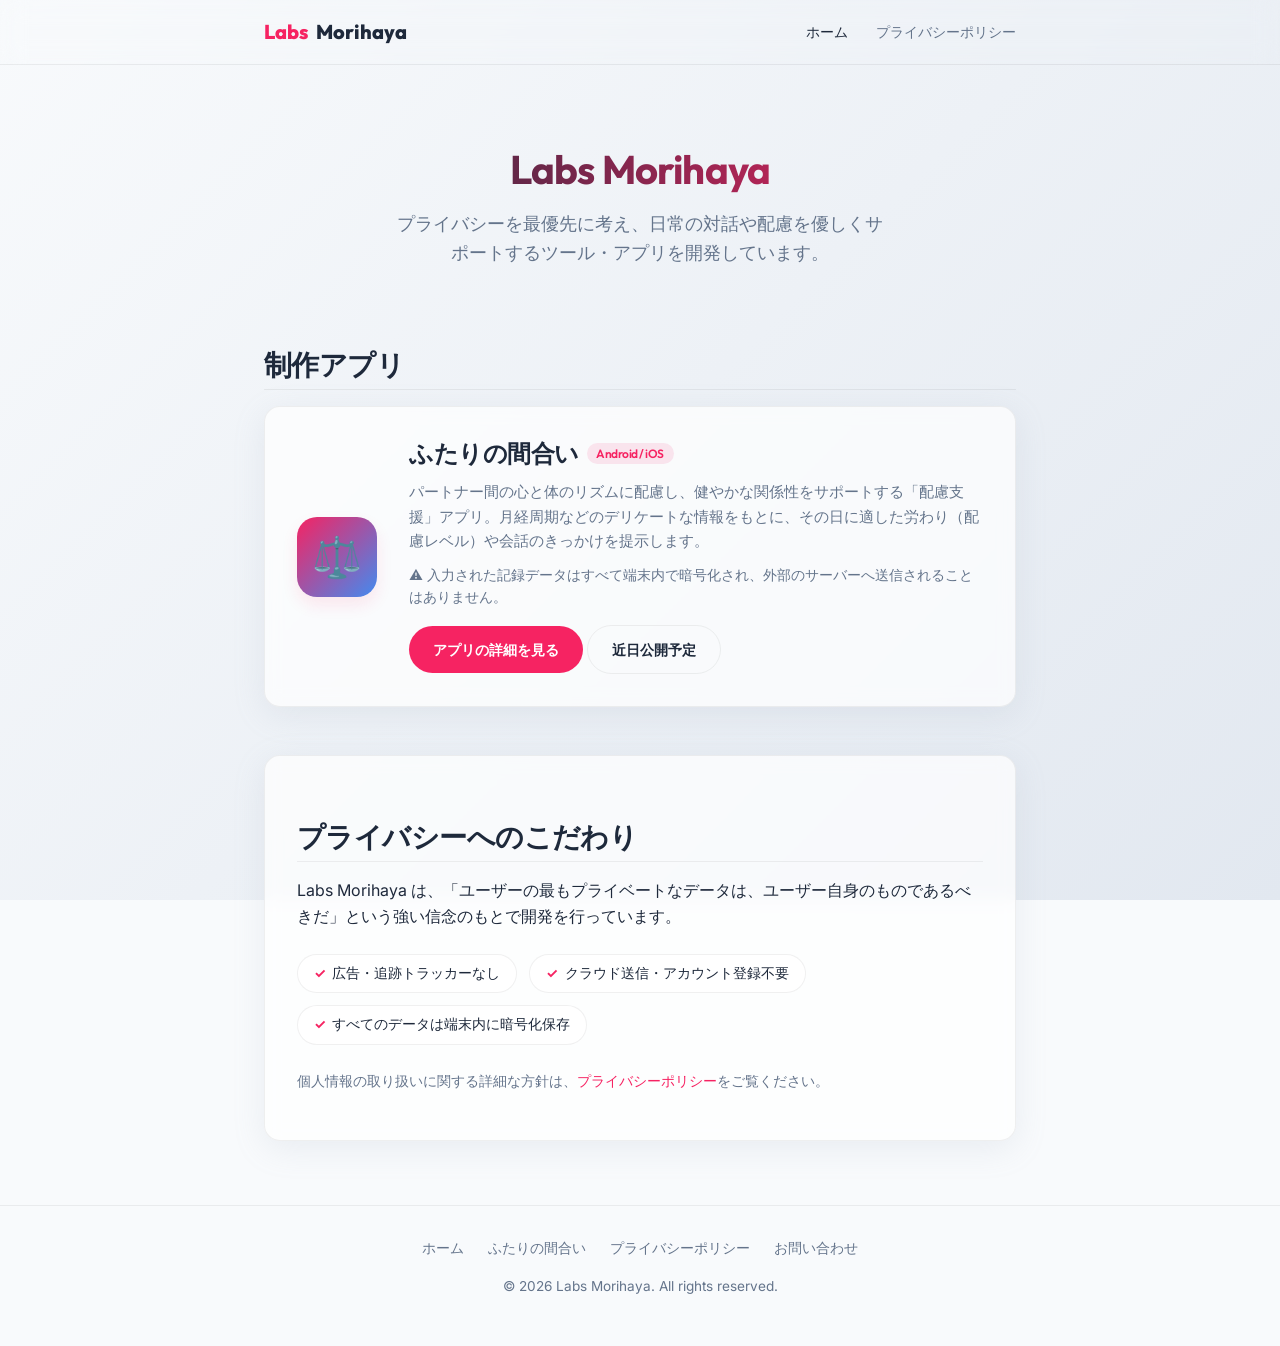
<file: index.html>
<!DOCTYPE html>
<html lang="ja">
<head>
  <meta charset="UTF-8">
  <meta name="viewport" content="width=device-width, initial-scale=1.0">
  <title>Labs Morihaya</title>
  <meta name="description" content="Labs Morihaya - プライバシーを第一に考えた、日常のケアを支える個人アプリ開発スタジオ。">
  <link rel="stylesheet" href="styles.css">
</head>
<body>

  <header>
    <div class="header-container">
      <a href="index.html" class="logo">
        <span>Labs</span> Morihaya
      </a>
      <nav>
        <a href="index.html" class="active">ホーム</a>
        <a href="privacy/index.html">プライバシーポリシー</a>
      </nav>
    </div>
  </header>

  <main class="container">
    <!-- Hero Section -->
    <section class="hero">
      <h1>Labs Morihaya</h1>
      <p>
        プライバシーを最優先に考え、日常の対話や配慮を優しくサポートするツール・アプリを開発しています。
      </p>
    </section>

    <!-- Products Section -->
    <section>
      <h2>制作アプリ</h2>
      
      <!-- App Card: ふたりの間合い -->
      <div class="card app-card">
        <div class="app-icon">
          ⚖️
        </div>
        <div class="app-details">
          <h3>
            ふたりの間合い 
            <span class="app-tag">Android / iOS</span>
          </h3>
          <p>
            パートナー間の心と体のリズムに配慮し、健やかな関係性をサポートする「配慮支援」アプリ。月経周期などのデリケートな情報をもとに、その日に適した労わり（配慮レベル）や会話のきっかけを提示します。
          </p>
          <p class="text-muted" style="font-size: 0.85rem; margin-top: -0.5rem; margin-bottom: 1rem;">
            ⚠️ 入力された記録データはすべて端末内で暗号化され、外部のサーバーへ送信されることはありません。
          </p>
          <div>
            <a href="futari-no-maai/index.html" class="btn btn-primary">アプリの詳細を見る</a>
            <span class="btn btn-outline" style="cursor: default;">近日公開予定</span>
          </div>
        </div>
      </div>
    </section>

    <!-- Philosophy / Commitment Section -->
    <section class="card" style="margin-top: 3rem;">
      <h2>プライバシーへのこだわり</h2>
      <p>
        Labs Morihaya は、「ユーザーの最もプライベートなデータは、ユーザー自身のものであるべきだ」という強い信念のもとで開発を行っています。
      </p>
      <div class="policy-badge-container">
        <div class="policy-badge">
          <span>✓</span> 広告・追跡トラッカーなし
        </div>
        <div class="policy-badge">
          <span>✓</span> クラウド送信・アカウント登録不要
        </div>
        <div class="policy-badge">
          <span>✓</span> すべてのデータは端末内に暗号化保存
        </div>
      </div>
      <p style="font-size: 0.9rem; color: var(--text-muted);">
        個人情報の取り扱いに関する詳細な方針は、<a href="privacy/index.html">プライバシーポリシー</a>をご覧ください。
      </p>
    </section>
  </main>

  <footer>
    <div class="footer-links">
      <a href="index.html">ホーム</a>
      <a href="futari-no-maai/index.html">ふたりの間合い</a>
      <a href="privacy/index.html">プライバシーポリシー</a>
      <a href="https://forms.gle/tt5quz4skeHgE4wp8" target="_blank" rel="noopener noreferrer">お問い合わせ</a>
    </div>
    <p>&copy; 2026 Labs Morihaya. All rights reserved.</p>
  </footer>

</body>
</html>
</file>
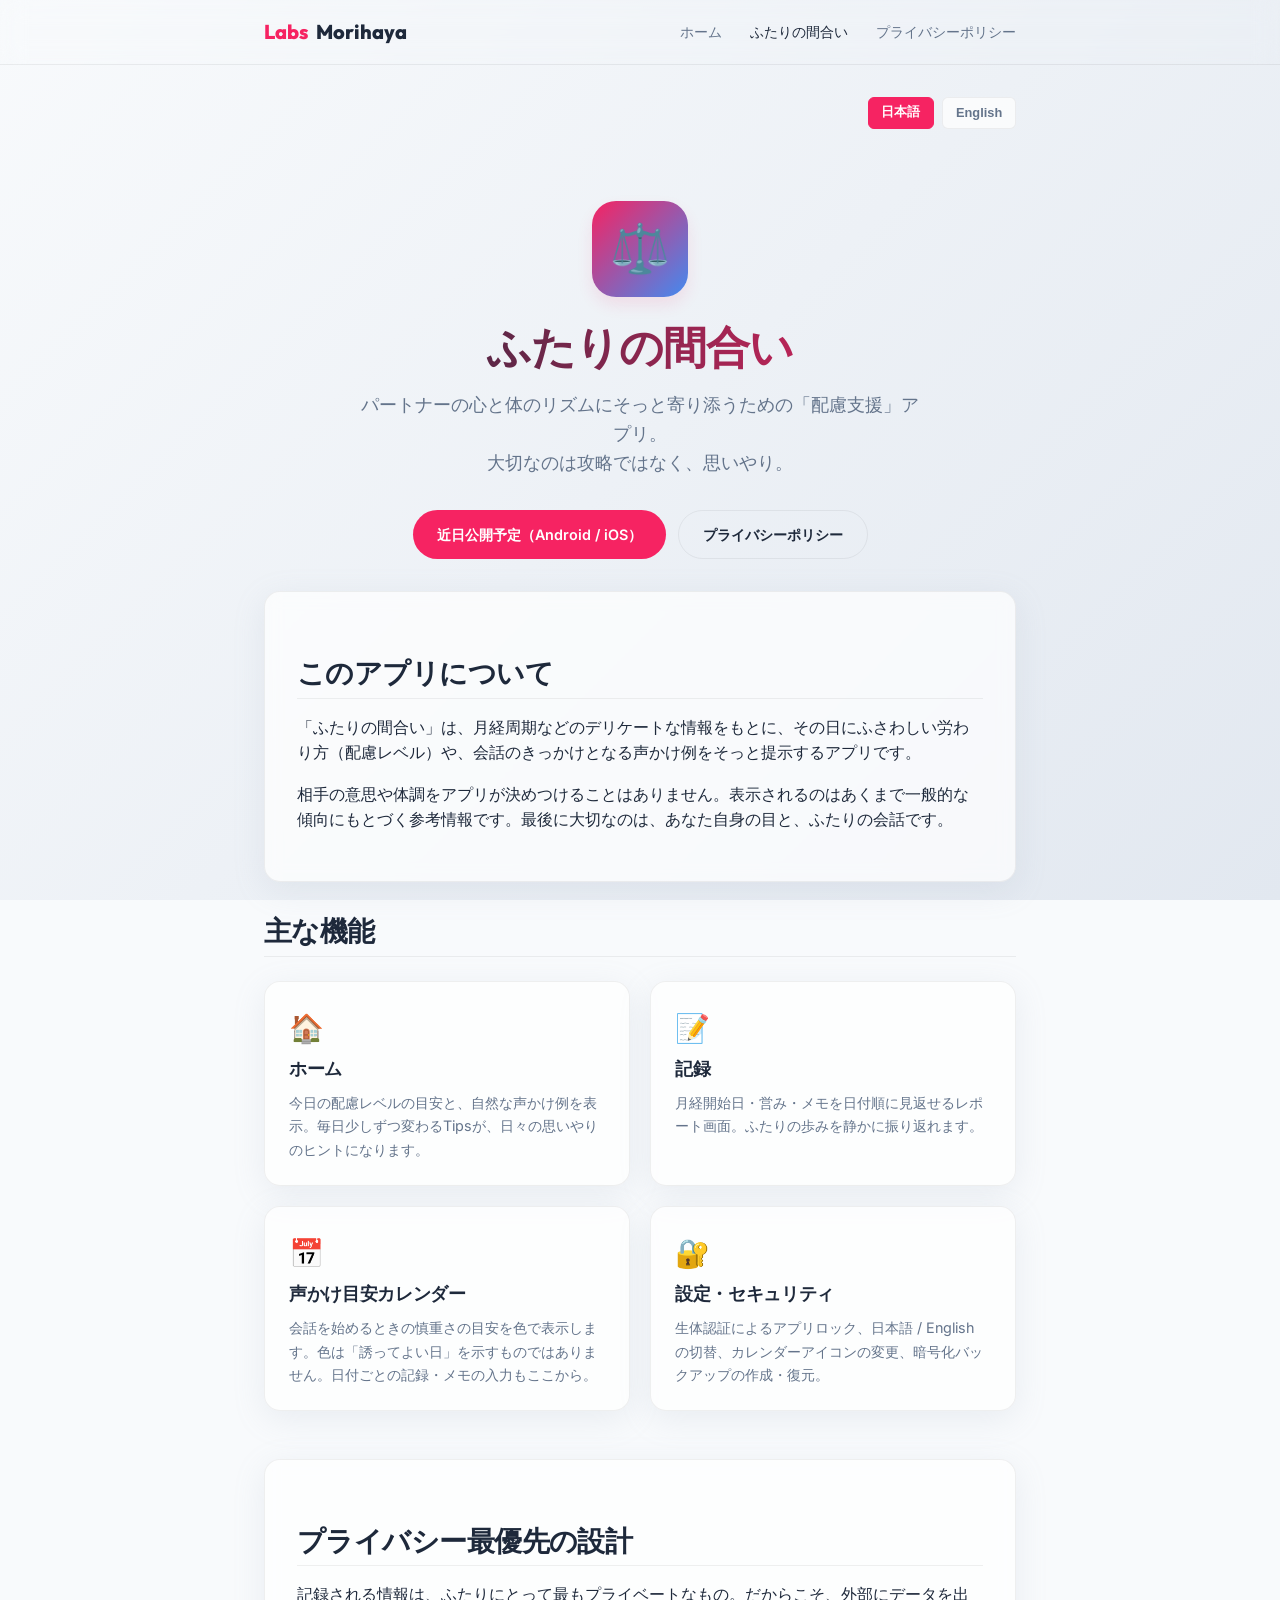
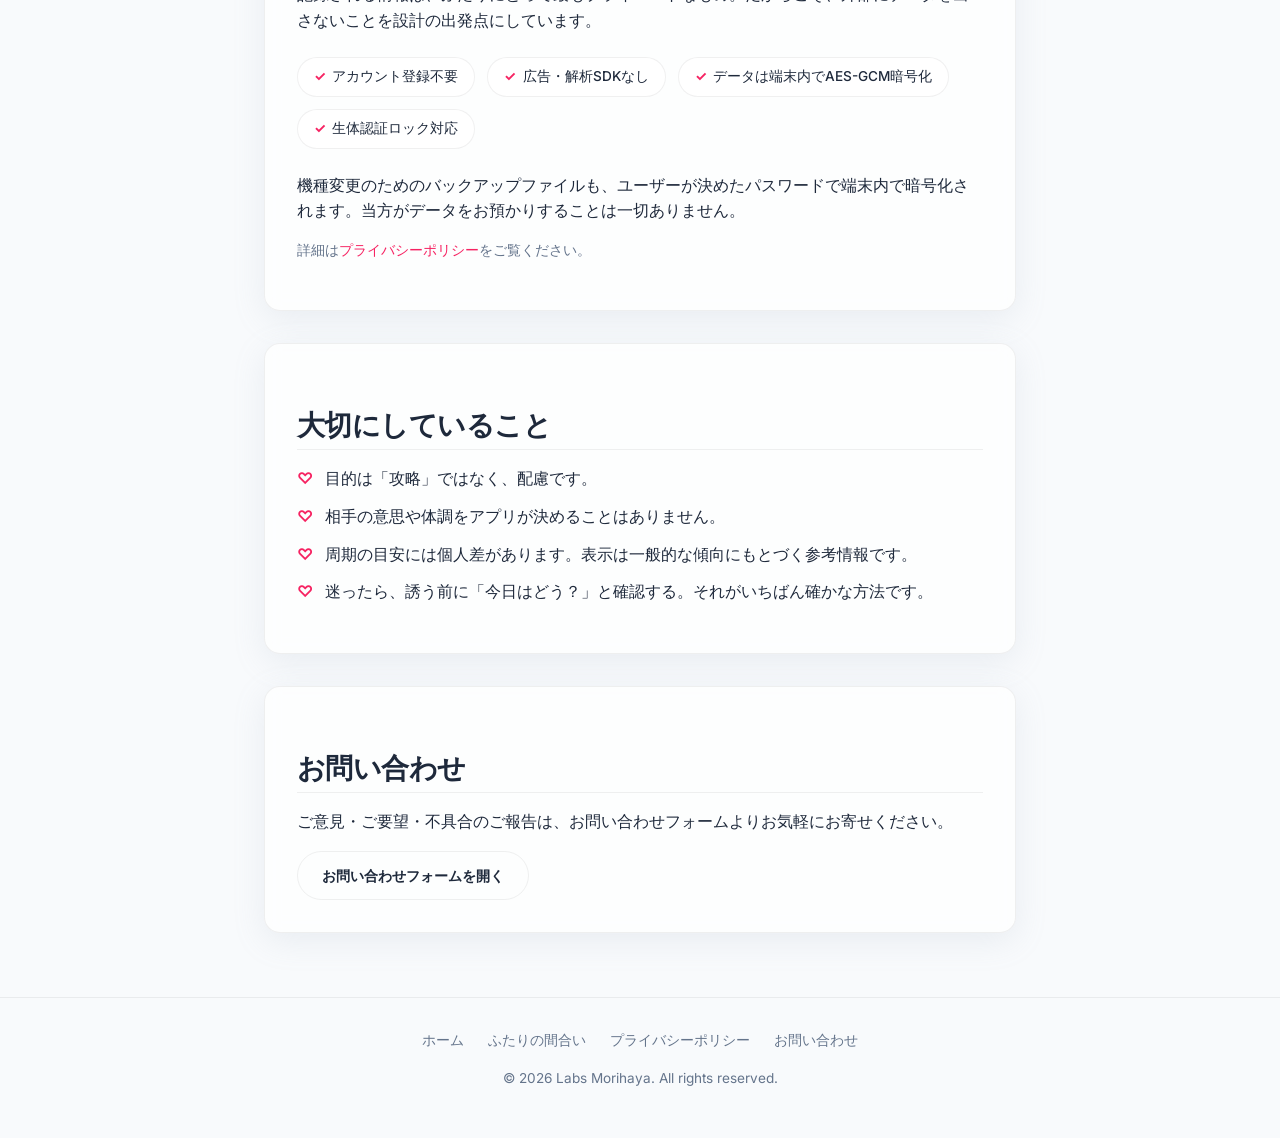
<file: futari-no-maai/index.html>
<!DOCTYPE html>
<html lang="ja">
<head>
  <meta charset="UTF-8">
  <meta name="viewport" content="width=device-width, initial-scale=1.0">
  <title>ふたりの間合い - パートナーへの配慮を支えるアプリ | Labs Morihaya</title>
  <meta name="description" content="ふたりの間合いは、パートナーの心と体のリズムに寄り添う「配慮支援」アプリ。記録はすべて端末内で暗号化され、外部に送信されることはありません。">
  <link rel="stylesheet" href="../styles.css">
  <style>
    /* LP-specific styles (built on the shared design system) */
    .app-hero {
      text-align: center;
      padding: 3rem 1rem 2rem;
      animation: fadeIn 0.8s ease-out;
    }

    .app-hero .app-icon {
      margin: 0 auto 1.5rem;
      width: 96px;
      height: 96px;
      font-size: 3rem;
      border-radius: 24px;
    }

    .app-hero h1 {
      font-size: 2.75rem;
    }

    .app-hero .hero-lead {
      font-size: 1.15rem;
      color: var(--text-muted);
      max-width: 560px;
      margin: 1rem auto 0;
    }

    .hero-cta {
      display: flex;
      justify-content: center;
      gap: 0.75rem;
      flex-wrap: wrap;
      margin-top: 2rem;
    }

    .feature-grid {
      display: grid;
      grid-template-columns: repeat(2, 1fr);
      gap: 1.25rem;
      margin-top: 1.5rem;
    }

    @media (max-width: 640px) {
      .feature-grid {
        grid-template-columns: 1fr;
      }
    }

    .feature-card {
      background: var(--surface);
      border: 1px solid var(--surface-border);
      border-radius: var(--border-radius);
      padding: 1.5rem;
      box-shadow: var(--shadow);
      transition: transform 0.3s cubic-bezier(0.16, 1, 0.3, 1), border-color 0.3s ease;
    }

    .feature-card:hover {
      transform: translateY(-4px);
      border-color: var(--surface-border-hover);
    }

    .feature-card .feature-emoji {
      font-size: 1.75rem;
      display: block;
      margin-bottom: 0.5rem;
    }

    .feature-card h3 {
      margin-top: 0;
      font-size: 1.1rem;
    }

    .feature-card p {
      color: var(--text-muted);
      font-size: 0.9rem;
      margin-bottom: 0;
    }

    .principle-list {
      list-style: none;
      padding-left: 0;
    }

    .principle-list li {
      display: flex;
      gap: 0.75rem;
      align-items: flex-start;
      margin-bottom: 0.75rem;
    }

    .principle-list li::before {
      content: "♡";
      color: var(--primary);
      font-weight: bold;
      flex-shrink: 0;
      line-height: 1.6;
    }

    .disclaimer {
      font-size: 0.85rem;
      color: var(--text-muted);
    }
  </style>
</head>
<body>

  <header>
    <div class="header-container">
      <a href="../index.html" class="logo">
        <span>Labs</span> Morihaya
      </a>
      <nav>
        <a href="../index.html">ホーム</a>
        <a href="index.html" class="active">ふたりの間合い</a>
        <a href="../privacy/index.html">プライバシーポリシー</a>
      </nav>
    </div>
  </header>

  <main class="container">

    <!-- Language Selector -->
    <div class="lang-selector">
      <button class="lang-btn active" onclick="setLanguage('ja')">日本語</button>
      <button class="lang-btn" onclick="setLanguage('en')">English</button>
    </div>

    <!-- ===================== Japanese Version ===================== -->
    <div class="ja-only">

      <!-- Hero -->
      <section class="app-hero">
        <div class="app-icon">⚖️</div>
        <h1>ふたりの間合い</h1>
        <p class="hero-lead">
          パートナーの心と体のリズムにそっと寄り添うための「配慮支援」アプリ。<br>
          大切なのは攻略ではなく、思いやり。
        </p>
        <div class="hero-cta">
          <span class="btn btn-primary" style="cursor: default;">近日公開予定（Android / iOS）</span>
          <a href="../privacy/index.html" class="btn btn-outline">プライバシーポリシー</a>
        </div>
      </section>

      <!-- What is this app -->
      <section class="card">
        <h2>このアプリについて</h2>
        <p>
          「ふたりの間合い」は、月経周期などのデリケートな情報をもとに、その日にふさわしい労わり方（配慮レベル）や、会話のきっかけとなる声かけ例をそっと提示するアプリです。
        </p>
        <p>
          相手の意思や体調をアプリが決めつけることはありません。表示されるのはあくまで一般的な傾向にもとづく参考情報です。最後に大切なのは、あなた自身の目と、ふたりの会話です。
        </p>
      </section>

      <!-- Features -->
      <section>
        <h2>主な機能</h2>
        <div class="feature-grid">
          <div class="feature-card">
            <span class="feature-emoji">🏠</span>
            <h3>ホーム</h3>
            <p>今日の配慮レベルの目安と、自然な声かけ例を表示。毎日少しずつ変わるTipsが、日々の思いやりのヒントになります。</p>
          </div>
          <div class="feature-card">
            <span class="feature-emoji">📝</span>
            <h3>記録</h3>
            <p>月経開始日・営み・メモを日付順に見返せるレポート画面。ふたりの歩みを静かに振り返れます。</p>
          </div>
          <div class="feature-card">
            <span class="feature-emoji">📅</span>
            <h3>声かけ目安カレンダー</h3>
            <p>会話を始めるときの慎重さの目安を色で表示します。色は「誘ってよい日」を示すものではありません。日付ごとの記録・メモの入力もここから。</p>
          </div>
          <div class="feature-card">
            <span class="feature-emoji">🔐</span>
            <h3>設定・セキュリティ</h3>
            <p>生体認証によるアプリロック、日本語 / English の切替、カレンダーアイコンの変更、暗号化バックアップの作成・復元。</p>
          </div>
        </div>
      </section>

      <!-- Privacy -->
      <section class="card" style="margin-top: 3rem;">
        <h2>プライバシー最優先の設計</h2>
        <p>
          記録される情報は、ふたりにとって最もプライベートなもの。だからこそ、外部にデータを出さないことを設計の出発点にしています。
        </p>
        <div class="policy-badge-container">
          <div class="policy-badge"><span>✓</span> アカウント登録不要</div>
          <div class="policy-badge"><span>✓</span> 広告・解析SDKなし</div>
          <div class="policy-badge"><span>✓</span> データは端末内でAES-GCM暗号化</div>
          <div class="policy-badge"><span>✓</span> 生体認証ロック対応</div>
        </div>
        <p>
          機種変更のためのバックアップファイルも、ユーザーが決めたパスワードで端末内で暗号化されます。当方がデータをお預かりすることは一切ありません。
        </p>
        <p class="disclaimer">
          詳細は<a href="../privacy/index.html">プライバシーポリシー</a>をご覧ください。
        </p>
      </section>

      <!-- Philosophy -->
      <section class="card">
        <h2>大切にしていること</h2>
        <ul class="principle-list">
          <li>目的は「攻略」ではなく、配慮です。</li>
          <li>相手の意思や体調をアプリが決めることはありません。</li>
          <li>周期の目安には個人差があります。表示は一般的な傾向にもとづく参考情報です。</li>
          <li>迷ったら、誘う前に「今日はどう？」と確認する。それがいちばん確かな方法です。</li>
        </ul>
      </section>

      <!-- Contact -->
      <section class="card">
        <h2>お問い合わせ</h2>
        <p>
          ご意見・ご要望・不具合のご報告は、お問い合わせフォームよりお気軽にお寄せください。
        </p>
        <a href="https://forms.gle/tt5quz4skeHgE4wp8" target="_blank" rel="noopener noreferrer" class="btn btn-outline">お問い合わせフォームを開く</a>
      </section>
    </div>

    <!-- ===================== English Version ===================== -->
    <div class="en-only">

      <!-- Hero -->
      <section class="app-hero">
        <div class="app-icon">⚖️</div>
        <h1>Futari no Maai</h1>
        <p class="hero-lead">
          A "care support" app that helps you stay gently attuned to your partner's physical and emotional rhythm.<br>
          It's about thoughtfulness — not strategy.
        </p>
        <div class="hero-cta">
          <span class="btn btn-primary" style="cursor: default;">Coming soon (Android / iOS)</span>
          <a href="../privacy/index.html" class="btn btn-outline">Privacy Policy</a>
        </div>
      </section>

      <!-- What is this app -->
      <section class="card">
        <h2>About the App</h2>
        <p>
          Futari no Maai ("the space between two people") uses sensitive records such as menstrual cycle dates to gently suggest a level of consideration for the day, along with conversation starters that help you check in with your partner.
        </p>
        <p>
          The app never decides your partner's feelings or condition for you. Everything shown is reference information based on general tendencies. What matters most is your own attention — and talking with each other.
        </p>
      </section>

      <!-- Features -->
      <section>
        <h2>Features</h2>
        <div class="feature-grid">
          <div class="feature-card">
            <span class="feature-emoji">🏠</span>
            <h3>Home</h3>
            <p>See today's suggested care level and natural conversation examples, plus rotating daily tips for everyday thoughtfulness.</p>
          </div>
          <div class="feature-card">
            <span class="feature-emoji">📝</span>
            <h3>Records</h3>
            <p>Review period start dates, intimacy records, and memos in chronological order — a quiet look back at your journey together.</p>
          </div>
          <div class="feature-card">
            <span class="feature-emoji">📅</span>
            <h3>Conversation-Cue Calendar</h3>
            <p>Colors indicate how carefully to approach a conversation on a given day — they never mark a "good day to ask." Add and edit records and memos per date here.</p>
          </div>
          <div class="feature-card">
            <span class="feature-emoji">🔐</span>
            <h3>Settings &amp; Security</h3>
            <p>Biometric app lock, Japanese / English language switching, calendar icon styles, and encrypted backup &amp; restore.</p>
          </div>
        </div>
      </section>

      <!-- Privacy -->
      <section class="card" style="margin-top: 3rem;">
        <h2>Privacy-First by Design</h2>
        <p>
          The records you keep are among the most private things a couple has. That's why keeping data on your device is the starting point of the design.
        </p>
        <div class="policy-badge-container">
          <div class="policy-badge"><span>✓</span> No account required</div>
          <div class="policy-badge"><span>✓</span> No ads or analytics SDKs</div>
          <div class="policy-badge"><span>✓</span> AES-GCM encryption on device</div>
          <div class="policy-badge"><span>✓</span> Biometric app lock</div>
        </div>
        <p>
          Migration backups are encrypted on your device with a password you choose. We never receive, store, or relay your data.
        </p>
        <p class="disclaimer">
          See the <a href="../privacy/index.html">Privacy Policy</a> for details.
        </p>
      </section>

      <!-- Philosophy -->
      <section class="card">
        <h2>Our Principles</h2>
        <ul class="principle-list">
          <li>The goal is consideration, not conquest.</li>
          <li>The app never decides your partner's feelings or condition.</li>
          <li>Cycles vary from person to person. What the app shows is reference information based on general tendencies.</li>
          <li>When in doubt, simply ask: "How are you feeling today?" That is always the surest way.</li>
        </ul>
      </section>

      <!-- Contact -->
      <section class="card">
        <h2>Contact</h2>
        <p>
          Questions, feedback, and bug reports are always welcome via our contact form.
        </p>
        <a href="https://forms.gle/tt5quz4skeHgE4wp8" target="_blank" rel="noopener noreferrer" class="btn btn-outline">Open Contact Form</a>
      </section>
    </div>
  </main>

  <footer>
    <div class="footer-links">
      <a href="../index.html">ホーム</a>
      <a href="index.html">ふたりの間合い</a>
      <a href="../privacy/index.html">プライバシーポリシー</a>
      <a href="https://forms.gle/tt5quz4skeHgE4wp8" target="_blank" rel="noopener noreferrer">お問い合わせ</a>
    </div>
    <p>&copy; 2026 Labs Morihaya. All rights reserved.</p>
  </footer>

  <script>
    function setLanguage(lang) {
      // Toggle HTML lang attribute
      document.documentElement.lang = lang;

      // Update active state of buttons
      const buttons = document.querySelectorAll('.lang-btn');
      buttons.forEach(btn => {
        if ((lang === 'ja' && btn.textContent === '日本語') || (lang === 'en' && btn.textContent === 'English')) {
          btn.classList.add('active');
        } else {
          btn.classList.remove('active');
        }
      });
    }
  </script>
</body>
</html>
</file>
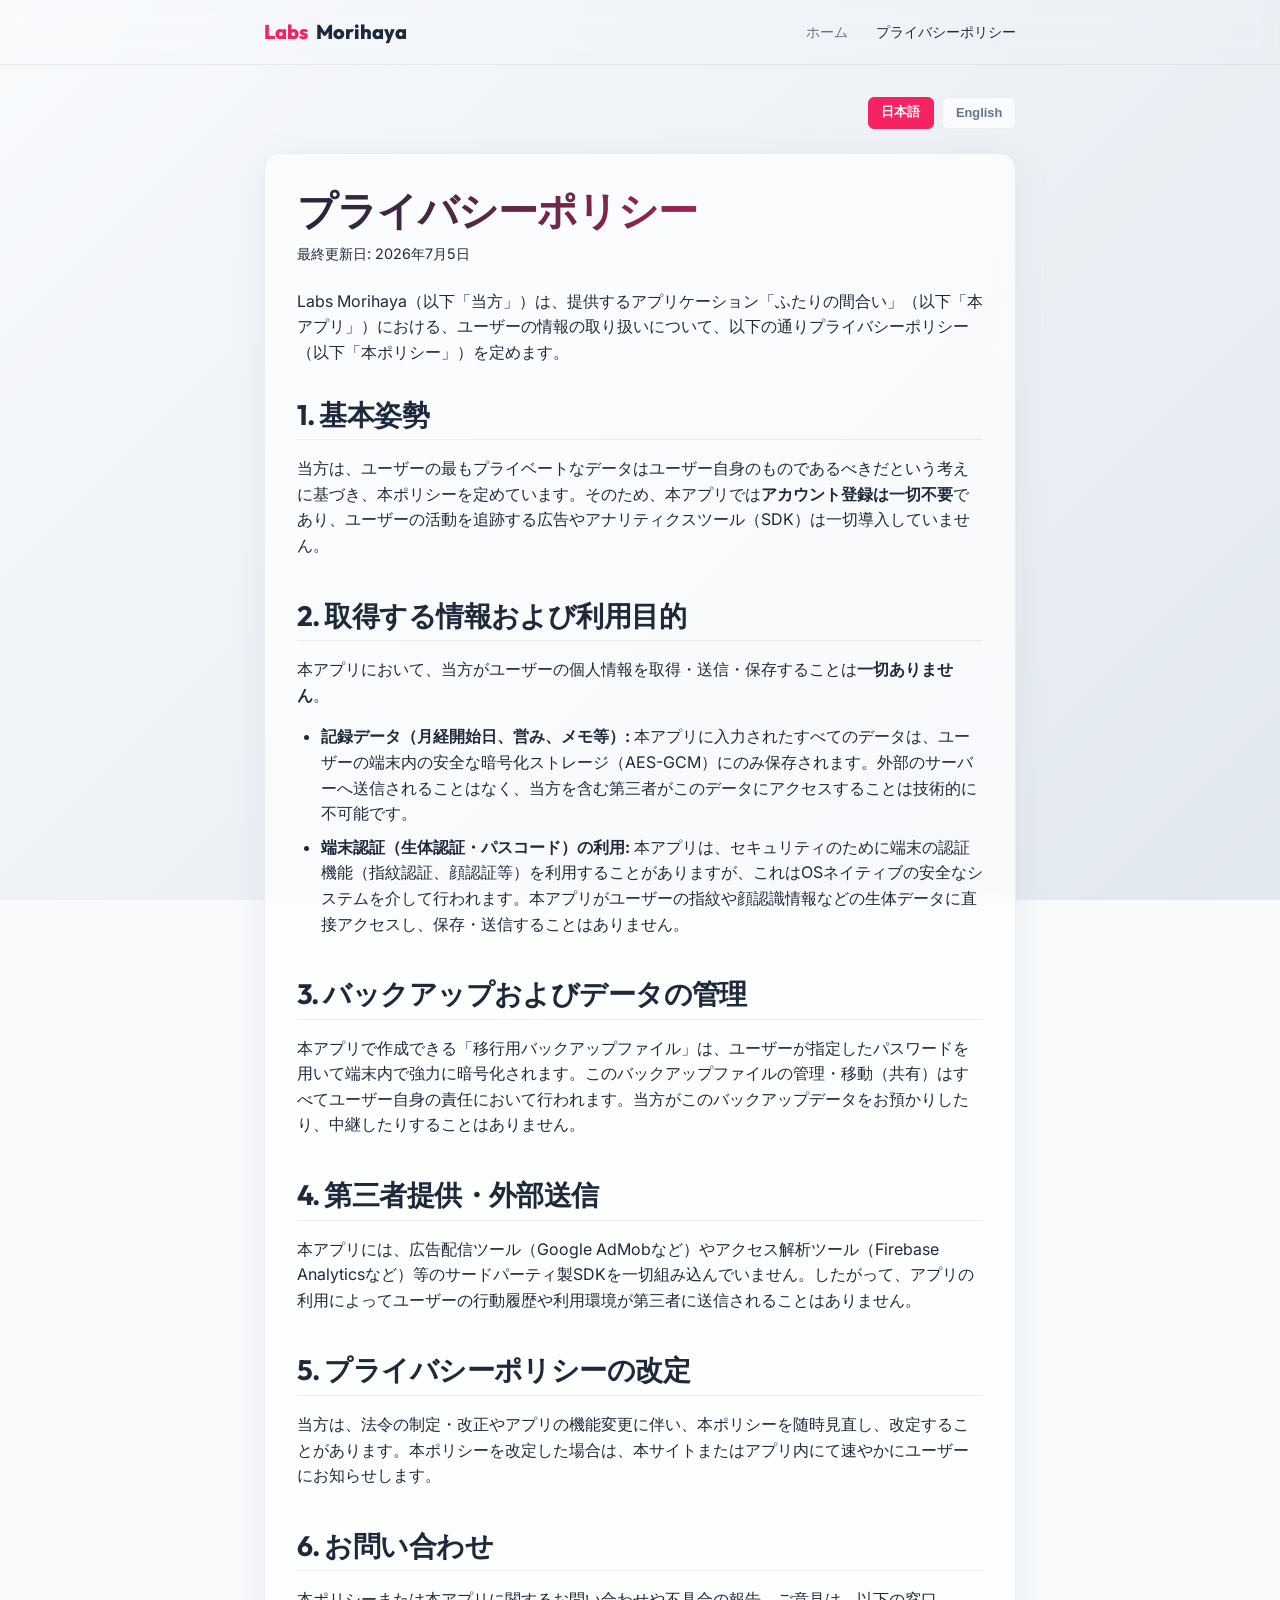
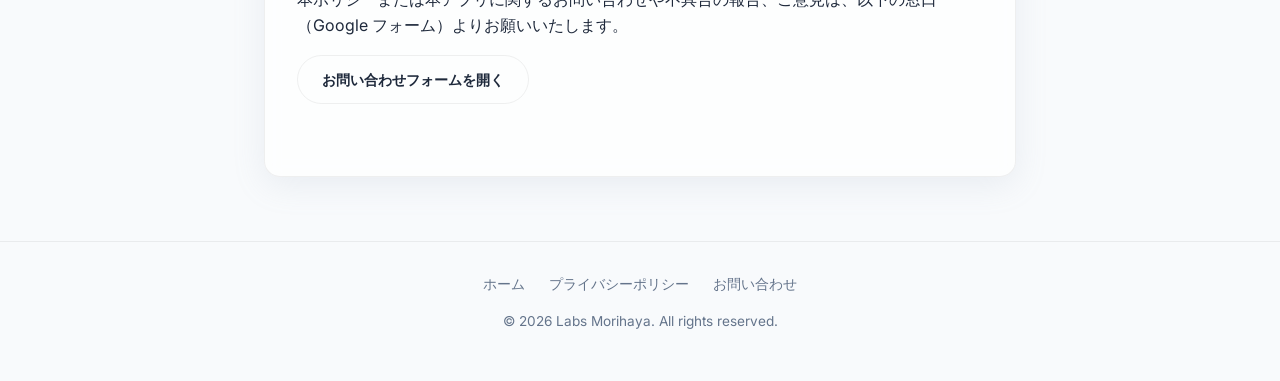
<file: privacy/index.html>
<!DOCTYPE html>
<html lang="ja">
<head>
  <meta charset="UTF-8">
  <meta name="viewport" content="width=device-width, initial-scale=1.0">
  <title>Privacy Policy - Labs Morihaya</title>
  <meta name="description" content="Labs Morihayaのプライバシーポリシー。当レーベルのアプリが個人データを一切収集しない方針について詳しく説明しています。">
  <link rel="stylesheet" href="../styles.css">
  <style>
    /* Adjust path because this file is in a subdirectory */
    header .logo a { color: var(--text); }
  </style>
</head>
<body>

  <header>
    <div class="header-container">
      <a href="../index.html" class="logo">
        <span>Labs</span> Morihaya
      </a>
      <nav>
        <a href="../index.html">ホーム</a>
        <a href="index.html" class="active">プライバシーポリシー</a>
      </nav>
    </div>
  </header>

  <main class="container">
    
    <!-- Language Selector -->
    <div class="lang-selector">
      <button class="lang-btn active" onclick="setLanguage('ja')">日本語</button>
      <button class="lang-btn" onclick="setLanguage('en')">English</button>
    </div>

    <!-- Japanese Version -->
    <div class="ja-only">
      <article class="card">
        <h1>プライバシーポリシー</h1>
        <p class="text-muted" style="font-size: 0.9rem;">最終更新日: 2026年7月5日</p>
        
        <p style="margin-top: 1.5rem;">
          Labs Morihaya（以下「当方」）は、提供するアプリケーション「ふたりの間合い」（以下「本アプリ」）における、ユーザーの情報の取り扱いについて、以下の通りプライバシーポリシー（以下「本ポリシー」）を定めます。
        </p>

        <section class="policy-section">
          <h2>1. 基本姿勢</h2>
          <p>
            当方は、ユーザーの最もプライベートなデータはユーザー自身のものであるべきだという考えに基づき、本ポリシーを定めています。そのため、本アプリでは<strong>アカウント登録は一切不要</strong>であり、ユーザーの活動を追跡する広告やアナリティクスツール（SDK）は一切導入していません。
          </p>
        </section>

        <section class="policy-section">
          <h2>2. 取得する情報および利用目的</h2>
          <p>
            本アプリにおいて、当方がユーザーの個人情報を取得・送信・保存することは<strong>一切ありません</strong>。
          </p>
          <ul>
            <li>
              <strong>記録データ（月経開始日、営み、メモ等）:</strong> 
              本アプリに入力されたすべてのデータは、ユーザーの端末内の安全な暗号化ストレージ（AES-GCM）にのみ保存されます。外部のサーバーへ送信されることはなく、当方を含む第三者がこのデータにアクセスすることは技術的に不可能です。
            </li>
            <li>
              <strong>端末認証（生体認証・パスコード）の利用:</strong> 
              本アプリは、セキュリティのために端末の認証機能（指紋認証、顔認証等）を利用することがありますが、これはOSネイティブの安全なシステムを介して行われます。本アプリがユーザーの指紋や顔認識情報などの生体データに直接アクセスし、保存・送信することはありません。
            </li>
          </ul>
        </section>

        <section class="policy-section">
          <h2>3. バックアップおよびデータの管理</h2>
          <p>
            本アプリで作成できる「移行用バックアップファイル」は、ユーザーが指定したパスワードを用いて端末内で強力に暗号化されます。このバックアップファイルの管理・移動（共有）はすべてユーザー自身の責任において行われます。当方がこのバックアップデータをお預かりしたり、中継したりすることはありません。
          </p>
        </section>

        <section class="policy-section">
          <h2>4. 第三者提供・外部送信</h2>
          <p>
            本アプリには、広告配信ツール（Google AdMobなど）やアクセス解析ツール（Firebase Analyticsなど）等のサードパーティ製SDKを一切組み込んでいません。したがって、アプリの利用によってユーザーの行動履歴や利用環境が第三者に送信されることはありません。
          </p>
        </section>

        <section class="policy-section">
          <h2>5. プライバシーポリシーの改定</h2>
          <p>
            当方は、法令の制定・改正やアプリの機能変更に伴い、本ポリシーを随時見直し、改定することがあります。本ポリシーを改定した場合は、本サイトまたはアプリ内にて速やかにユーザーにお知らせします。
          </p>
        </section>

        <section class="policy-section">
          <h2>6. お問い合わせ</h2>
          <p>
            本ポリシーまたは本アプリに関するお問い合わせや不具合の報告、ご意見は、以下の窓口（Google フォーム）よりお願いいたします。
          </p>
          <p style="margin-top: 1rem;">
            <a href="https://forms.gle/tt5quz4skeHgE4wp8" target="_blank" rel="noopener noreferrer" class="btn btn-outline">お問い合わせフォームを開く</a>
          </p>
        </section>
      </article>
    </div>

    <!-- English Version -->
    <div class="en-only">
      <article class="card">
        <h1>Privacy Policy</h1>
        <p class="text-muted" style="font-size: 0.9rem;">Last Updated: July 5, 2026</p>
        
        <p style="margin-top: 1.5rem;">
          Labs Morihaya ("we", "our") establishes this Privacy Policy ("Policy") regarding the handling of user information in the application "Futari no Maai" (hereinafter "the App").
        </p>

        <section class="policy-section">
          <h2>1. Core Principles</h2>
          <p>
            We believe that your most private data belongs entirely to you. Consequently, the App <strong>does not require any user account registration</strong>, and we do not integrate any third-party ads, tracking, or analytics tools (SDKs).
          </p>
        </section>

        <section class="policy-section">
          <h2>2. Information Collection and Usage</h2>
          <p>
            We do <strong>NOT</strong> collect, transmit, or store any personal data or logs from the App.
          </p>
          <ul>
            <li>
              <strong>Record Data (Period starts, intimacy logs, memos, etc.):</strong> 
              All data entered into the App is stored strictly on your local device using secure local encryption (AES-GCM). This data is never uploaded to any external server, and it is technically impossible for us or any third party to access it.
            </li>
            <li>
              <strong>Biometric / Device Authentication:</strong> 
              The App may utilize the device's native authentication features (fingerprint, face recognition, or passcode) to unlock the App. This authentication is processed through the OS secure system. The App never accesses, stores, or transmits your biometric data.
            </li>
          </ul>
        </section>

        <section class="policy-section">
          <h2>3. Backups and Data Portability</h2>
          <p>
            The "migration backup" files generated by the App are encrypted locally using a password specified by you. The management and transfer of these backups are entirely under your control. We do not store, host, or mediate your backup files.
          </p>
        </section>

        <section class="policy-section">
          <h2>4. Third-Party Services and Data Transfer</h2>
          <p>
            The App does not contain third-party SDKs for advertising (e.g., Google AdMob) or analytics (e.g., Firebase Analytics). Your usage patterns and device statistics are never transmitted to third parties.
          </p>
        </section>

        <section class="policy-section">
          <h2>5. Policy Changes</h2>
          <p>
            We may update this Policy from time to time in response to changes in legal requirements or App updates. Any modifications to this Policy will be posted on this website or announced within the App.
          </p>
        </section>

        <section class="policy-section">
          <h2>6. Contact Us</h2>
          <p>
            If you have any questions, feedback, or bug reports regarding this Policy or the App, please contact us via the form below.
          </p>
          <p style="margin-top: 1rem;">
            <a href="https://forms.gle/R5b6W7SkpV5jNdV99" target="_blank" rel="noopener noreferrer" class="btn btn-outline">Open Contact Form</a>
          </p>
        </section>
      </article>
    </div>

  </main>

  <footer>
    <div class="footer-links">
      <a href="../index.html"><span class="ja-only">ホーム</span><span class="en-only">Home</span></a>
      <a href="index.html"><span class="ja-only">プライバシーポリシー</span><span class="en-only">Privacy Policy</span></a>
      <a href="https://forms.gle/tt5quz4skeHgE4wp8" class="ja-only" target="_blank" rel="noopener noreferrer">お問い合わせ</a>
      <a href="https://forms.gle/R5b6W7SkpV5jNdV99" class="en-only" target="_blank" rel="noopener noreferrer">Contact Us</a>
    </div>
    <p>&copy; 2026 Labs Morihaya. All rights reserved.</p>
  </footer>

  <script>
    function setLanguage(lang) {
      // Toggle HTML lang attribute
      document.documentElement.lang = lang;
      
      // Update active state of buttons
      const buttons = document.querySelectorAll('.lang-btn');
      buttons.forEach(btn => {
        if ((lang === 'ja' && btn.textContent === '日本語') || (lang === 'en' && btn.textContent === 'English')) {
          btn.classList.add('active');
        } else {
          btn.classList.remove('active');
        }
      });
    }
  </script>
</body>
</html>
</file>
<file: styles.css>
/* CSS Design System for Labs Morihaya Portal */

@import url('https://fonts.googleapis.com/css2?family=Inter:wght@300;400;500;600&family=Outfit:wght@400;500;600;700;800&display=swap');

:root {
  /* Color Palette (Dark Theme Default) */
  --primary-hue: 342;
  --primary-sat: 92%;
  --primary-light: 65%;
  --primary: hsl(var(--primary-hue), var(--primary-sat), var(--primary-light));
  --primary-hover: hsl(var(--primary-hue), var(--primary-sat), 55%);
  --primary-glow: hsla(var(--primary-hue), var(--primary-sat), var(--primary-light), 0.15);
  
  --secondary-hue: 215;
  --secondary: hsl(var(--secondary-hue), 85%, 60%);

  --bg-gradient: linear-gradient(135deg, #0b0d13 0%, #151824 100%);
  --background: #0b0d13;
  --surface: rgba(255, 255, 255, 0.03);
  --surface-hover: rgba(255, 255, 255, 0.06);
  --surface-border: rgba(255, 255, 255, 0.08);
  --surface-border-hover: rgba(255, 255, 255, 0.15);
  
  --text: #f3f4f6;
  --text-muted: #9ca3af;
  --text-inverse: #111827;
  
  --shadow: 0 8px 32px 0 rgba(0, 0, 0, 0.37);
  --font-title: 'Outfit', -apple-system, BlinkMacSystemFont, "Segoe UI", Roboto, sans-serif;
  --font-body: 'Inter', -apple-system, BlinkMacSystemFont, "Segoe UI", Roboto, "Hiragino Kaku Gothic ProN", sans-serif;
  
  --container-width: 800px;
  --border-radius: 16px;
}

@media (prefers-color-scheme: light) {
  :root {
    --primary-light: 55%;
    --primary: hsl(var(--primary-hue), var(--primary-sat), var(--primary-light));
    --primary-hover: hsl(var(--primary-hue), var(--primary-sat), 45%);
    --primary-glow: hsla(var(--primary-hue), var(--primary-sat), var(--primary-light), 0.1);
    
    --bg-gradient: linear-gradient(135deg, #f8fafc 0%, #e2e8f0 100%);
    --background: #f8fafc;
    --surface: rgba(255, 255, 255, 0.7);
    --surface-hover: rgba(255, 255, 255, 0.95);
    --surface-border: rgba(0, 0, 0, 0.06);
    --surface-border-hover: rgba(0, 0, 0, 0.12);
    
    --text: #1e293b;
    --text-muted: #64748b;
    --text-inverse: #ffffff;
    --shadow: 0 8px 32px 0 rgba(148, 163, 184, 0.15);
  }
}

/* Reset & Base Styles */
* {
  box-sizing: border-box;
  margin: 0;
  padding: 0;
}

body {
  font-family: var(--font-body);
  background: var(--background);
  background-image: var(--bg-gradient);
  background-attachment: fixed;
  color: var(--text);
  line-height: 1.6;
  -webkit-font-smoothing: antialiased;
  min-height: 100vh;
  display: flex;
  flex-direction: column;
}

/* Typography */
h1, h2, h3, h4 {
  font-family: var(--font-title);
  font-weight: 700;
  letter-spacing: -0.02em;
  line-height: 1.2;
}

h1 {
  font-size: 2.5rem;
  margin-bottom: 0.5rem;
  background: linear-gradient(to right, var(--text), var(--primary));
  -webkit-background-clip: text;
  -webkit-text-fill-color: transparent;
}

h2 {
  font-size: 1.75rem;
  margin-top: 2rem;
  margin-bottom: 1rem;
  border-bottom: 1px solid var(--surface-border);
  padding-bottom: 0.5rem;
}

h3 {
  font-size: 1.25rem;
  margin-top: 1.5rem;
  margin-bottom: 0.75rem;
}

p {
  margin-bottom: 1rem;
}

a {
  color: var(--primary);
  text-decoration: none;
  transition: color 0.2s ease;
}

a:hover {
  color: var(--primary-hover);
}

/* Layout Containers */
.container {
  max-width: var(--container-width);
  width: 100%;
  margin: 0 auto;
  padding: 2rem 1.5rem;
  flex: 1;
}

/* Header & Navigation */
header {
  border-bottom: 1px solid var(--surface-border);
  background: rgba(var(--background), 0.5);
  backdrop-filter: blur(12px);
  -webkit-backdrop-filter: blur(12px);
  position: sticky;
  top: 0;
  z-index: 100;
}

.header-container {
  max-width: var(--container-width);
  margin: 0 auto;
  padding: 1rem 1.5rem;
  display: flex;
  justify-content: space-between;
  align-items: center;
}

.logo {
  font-family: var(--font-title);
  font-weight: 800;
  font-size: 1.25rem;
  color: var(--text);
  display: flex;
  align-items: center;
  gap: 0.5rem;
}

.logo span {
  color: var(--primary);
}

nav a {
  font-weight: 500;
  color: var(--text-muted);
  font-size: 0.9rem;
  margin-left: 1.5rem;
}

nav a:hover, nav a.active {
  color: var(--text);
}

/* Cards & Sections */
.card {
  background: var(--surface);
  border: 1px solid var(--surface-border);
  border-radius: var(--border-radius);
  padding: 2rem;
  margin-bottom: 2rem;
  box-shadow: var(--shadow);
  backdrop-filter: blur(8px);
  -webkit-backdrop-filter: blur(8px);
  transition: transform 0.3s cubic-bezier(0.16, 1, 0.3, 1), border-color 0.3s ease;
}

.card:hover {
  transform: translateY(-4px);
  border-color: var(--surface-border-hover);
}

/* Hero Section */
.hero {
  text-align: center;
  padding: 3rem 1rem;
  animation: fadeIn 0.8s ease-out;
}

.hero p {
  font-size: 1.15rem;
  color: var(--text-muted);
  max-width: 500px;
  margin: 1rem auto 0;
}

/* App Showcase Card */
.app-card {
  display: flex;
  gap: 2rem;
  align-items: center;
}

@media (max-width: 640px) {
  .app-card {
    flex-direction: column;
    text-align: center;
  }
}

.app-icon {
  width: 80px;
  height: 80px;
  border-radius: 20px;
  background: linear-gradient(135deg, var(--primary) 0%, var(--secondary) 100%);
  display: flex;
  align-items: center;
  justify-content: center;
  font-size: 2.5rem;
  color: white;
  box-shadow: 0 8px 16px var(--primary-glow);
  flex-shrink: 0;
}

.app-details {
  flex: 1;
}

.app-details h3 {
  margin-top: 0;
  font-size: 1.5rem;
  display: flex;
  align-items: center;
  gap: 0.5rem;
}

@media (max-width: 640px) {
  .app-details h3 {
    justify-content: center;
  }
}

.app-tag {
  font-size: 0.75rem;
  padding: 0.2rem 0.6rem;
  border-radius: 50px;
  background: var(--primary-glow);
  color: var(--primary);
  border: 1px solid rgba(var(--primary-hue), var(--primary-sat), var(--primary-light), 0.2);
  font-weight: 600;
}

.app-details p {
  color: var(--text-muted);
  font-size: 0.95rem;
  margin-bottom: 1.25rem;
}

/* Buttons */
.btn {
  display: inline-flex;
  align-items: center;
  gap: 0.5rem;
  padding: 0.75rem 1.5rem;
  border-radius: 50px;
  font-weight: 600;
  font-size: 0.9rem;
  transition: all 0.2s ease;
  cursor: pointer;
  border: none;
}

.btn-primary {
  background: var(--primary);
  color: var(--text-inverse);
}

.btn-primary:hover {
  background: var(--primary-hover);
  color: var(--text-inverse);
  box-shadow: 0 0 20px var(--primary-glow);
  transform: scale(1.02);
}

.btn-outline {
  background: transparent;
  border: 1px solid var(--surface-border);
  color: var(--text);
}

.btn-outline:hover {
  background: var(--surface);
  border-color: var(--text-muted);
}

/* Language Selector (Tabs) */
.lang-selector {
  display: flex;
  justify-content: flex-end;
  gap: 0.5rem;
  margin-bottom: 1.5rem;
}

.lang-btn {
  padding: 0.4rem 0.8rem;
  border-radius: 6px;
  font-size: 0.8rem;
  font-weight: 600;
  background: var(--surface);
  border: 1px solid var(--surface-border);
  color: var(--text-muted);
  cursor: pointer;
  transition: all 0.2s ease;
}

.lang-btn.active {
  background: var(--primary);
  color: var(--text-inverse);
  border-color: var(--primary);
}

/* Privacy Content Translation */
[lang="ja"] .en-only,
[lang="en"] .ja-only {
  display: none !important;
}

/* List styling */
ul {
  padding-left: 1.5rem;
  margin-bottom: 1rem;
}

li {
  margin-bottom: 0.5rem;
}

/* Policy specific styling */
.policy-section {
  margin-bottom: 2.5rem;
}

.policy-badge-container {
  display: flex;
  gap: 0.75rem;
  margin: 1.5rem 0;
  flex-wrap: wrap;
}

.policy-badge {
  display: inline-flex;
  align-items: center;
  gap: 0.4rem;
  font-size: 0.85rem;
  font-weight: 500;
  padding: 0.5rem 1rem;
  background: var(--surface);
  border: 1px solid var(--surface-border);
  border-radius: 50px;
}

.policy-badge span {
  color: var(--primary);
  font-weight: bold;
}

/* Footer */
footer {
  border-top: 1px solid var(--surface-border);
  padding: 2rem 0;
  text-align: center;
  font-size: 0.85rem;
  color: var(--text-muted);
  margin-top: auto;
}

.footer-links {
  margin-bottom: 1rem;
  display: flex;
  justify-content: center;
  gap: 1.5rem;
}

.footer-links a {
  color: var(--text-muted);
}

.footer-links a:hover {
  color: var(--text);
}

/* Animations */
@keyframes fadeIn {
  from {
    opacity: 0;
    transform: translateY(10px);
  }
  to {
    opacity: 1;
    transform: translateY(0);
  }
}
</file>
